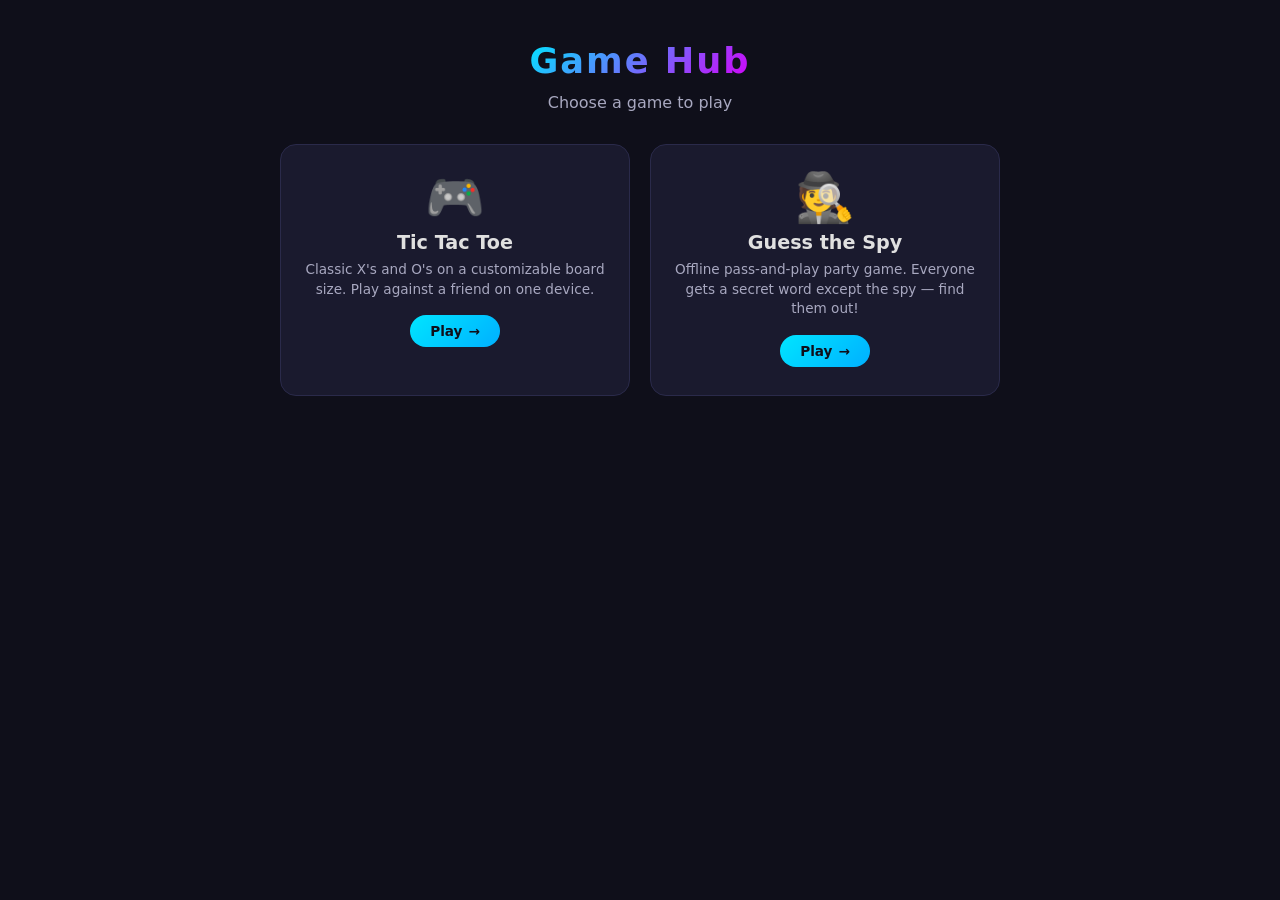
<file: index.html>
<!DOCTYPE html>
<html lang="en">
<head>
  <meta charset="UTF-8">
  <meta name="viewport" content="width=device-width, initial-scale=1.0, maximum-scale=1.0, viewport-fit=cover">
  <title>Game Hub</title>
  <link rel="stylesheet" href="style.css">
</head>
<body>
  <div class="container">
    <h1>Game Hub</h1>
    <p class="subtitle">Choose a game to play</p>

    <div class="game-grid">
      <a class="game-card" href="tic-tac-toe/index.html">
        <div class="game-card-icon">🎮</div>
        <div class="game-card-body">
          <h2 class="game-card-title">Tic Tac Toe</h2>
          <p class="game-card-desc">Classic X's and O's on a customizable board size. Play against a friend on one device.</p>
        </div>
        <div class="game-card-cta">Play <span class="arrow">→</span></div>
      </a>

      <a class="game-card" href="spy-game/index.html">
        <div class="game-card-icon">🕵️</div>
        <div class="game-card-body">
          <h2 class="game-card-title">Guess the Spy</h2>
          <p class="game-card-desc">Offline pass-and-play party game. Everyone gets a secret word except the spy — find them out!</p>
        </div>
        <div class="game-card-cta">Play <span class="arrow">→</span></div>
      </a>
    </div>
  </div>
</body>
</html>
</file>
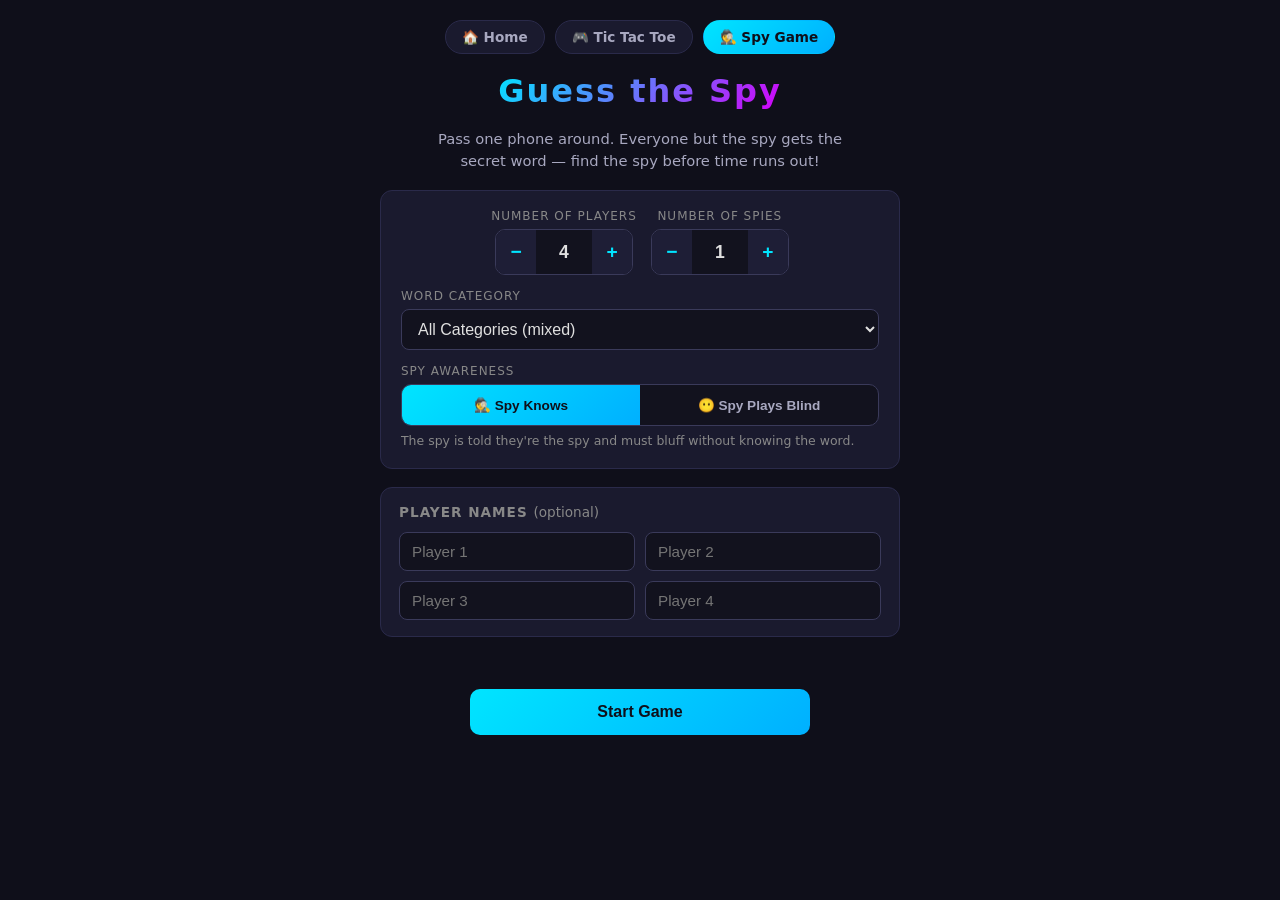
<file: spy-game/index.html>
<!DOCTYPE html>
<html lang="en">
<head>
  <meta charset="UTF-8">
  <meta name="viewport" content="width=device-width, initial-scale=1.0, maximum-scale=1.0, viewport-fit=cover">
  <title>Spy / Imposter Game</title>
  <link rel="stylesheet" href="style.css">
</head>
<body>
  <div class="container">
    <nav class="game-nav">
      <a href="../index.html">🏠 Home</a>
      <a href="../tic-tac-toe/index.html">🎮 Tic Tac Toe</a>
      <a href="index.html" class="active">🕵️ Spy Game</a>
    </nav>

    <h1>Guess the Spy</h1>

    <!-- ---------------- SETUP SCREEN ---------------- -->
    <section class="screen active" id="setupScreen">
      <p class="subtitle">Pass one phone around. Everyone but the spy gets the secret word — find the spy before time runs out!</p>

      <div class="settings-panel">
        <div class="setting">
          <label for="playerCount">Number of Players</label>
          <div class="stepper">
            <button type="button" class="stepper-btn" data-target="playerCount" data-step="-1" aria-label="Decrease players">−</button>
            <input type="number" id="playerCount" min="3" max="12" value="4" inputmode="numeric">
            <button type="button" class="stepper-btn" data-target="playerCount" data-step="1" aria-label="Increase players">+</button>
          </div>
        </div>

        <div class="setting">
          <label for="spyCount">Number of Spies</label>
          <div class="stepper">
            <button type="button" class="stepper-btn" data-target="spyCount" data-step="-1" aria-label="Decrease spies">−</button>
            <input type="number" id="spyCount" min="1" max="4" value="1" inputmode="numeric">
            <button type="button" class="stepper-btn" data-target="spyCount" data-step="1" aria-label="Increase spies">+</button>
          </div>
        </div>

        <div class="setting setting-wide">
          <label for="categorySelect">Word Category</label>
          <select id="categorySelect"></select>
        </div>

        <div class="setting setting-wide">
          <label>Spy Awareness</label>
          <div class="toggle-group" id="spyAwarenessToggle">
            <button type="button" class="toggle-btn active" data-value="knows">🕵️ Spy Knows</button>
            <button type="button" class="toggle-btn" data-value="blind">😶 Spy Plays Blind</button>
          </div>
          <p class="setting-note" id="spyAwarenessNote">The spy is told they're the spy and must bluff without knowing the word.</p>
        </div>
      </div>

      <div class="names-panel" id="namesPanel">
        <h2 class="panel-title">Player Names <span class="panel-hint">(optional)</span></h2>
        <div class="names-grid" id="namesGrid"></div>
      </div>

      <div class="setup-error" id="setupError"></div>

      <button id="startBtn" class="primary-btn">Start Game</button>
    </section>

    <!-- ---------------- REVEAL SCREEN ---------------- -->
    <section class="screen" id="revealScreen">
      <div class="progress-pill" id="revealProgress">Player 1 of 4</div>

      <h2 class="pass-heading">Pass the phone to</h2>
      <div class="pass-name" id="passPlayerName">Player 1</div>

      <div class="card-stage">
        <div class="flip-card" id="flipCard">
          <div class="flip-card-inner">
            <div class="flip-card-face flip-card-front">
              <div class="lock-icon">🔒</div>
              <p>Make sure no one else is looking</p>
              <button class="primary-btn reveal-btn" id="revealBtn">Tap to Reveal</button>
            </div>
            <div class="flip-card-face flip-card-back" id="flipCardBack">
              <!-- filled dynamically -->
            </div>
          </div>
        </div>
      </div>

      <button class="secondary-btn" id="hideContinueBtn" style="display:none;">Hide &amp; Pass to Next Player</button>
    </section>

    <!-- ---------------- DISCUSSION SCREEN ---------------- -->
    <section class="screen" id="discussionScreen">
      <div class="discussion-icon">🕵️‍♂️💬</div>
      <h2>Discussion Time!</h2>
      <p class="subtitle">Everyone has seen their role. Take turns describing the word (without saying it) and figure out who the spy is.</p>

      <div class="timer-panel">
        <div class="timer-display" id="timerDisplay">03:00</div>
        <div class="timer-controls">
          <button class="secondary-btn small-btn" id="timerMinus">−1 min</button>
          <button class="primary-btn small-btn" id="timerToggle">Start Timer</button>
          <button class="secondary-btn small-btn" id="timerPlus">+1 min</button>
        </div>
      </div>

      <button class="danger-btn" id="revealSpyBtn">Reveal the Spy</button>
    </section>

    <!-- ---------------- RESULT SCREEN ---------------- -->
    <section class="screen" id="resultScreen">
      <div class="result-icon" id="resultIcon">🕵️</div>
      <h2>The Spy Was...</h2>
      <div class="spy-reveal-name" id="spyRevealName">Player 2</div>

      <div class="word-reveal-card">
        <span class="word-reveal-label">Secret Word</span>
        <span class="word-reveal-value" id="wordRevealValue">Pizza</span>
      </div>

      <div class="word-reveal-card decoy-card" id="decoyWordCard" style="display:none;">
        <span class="word-reveal-label">The Spy Was Told</span>
        <span class="word-reveal-value" id="decoyWordValue">Pasta</span>
      </div>

      <div class="result-actions">
        <button class="primary-btn" id="playAgainSpyBtn">Play Again (Same Players)</button>
        <button class="secondary-btn" id="newSetupBtn">New Setup</button>
      </div>
    </section>
  </div>

  <script src="script.js"></script>
</body>
</html>
</file>
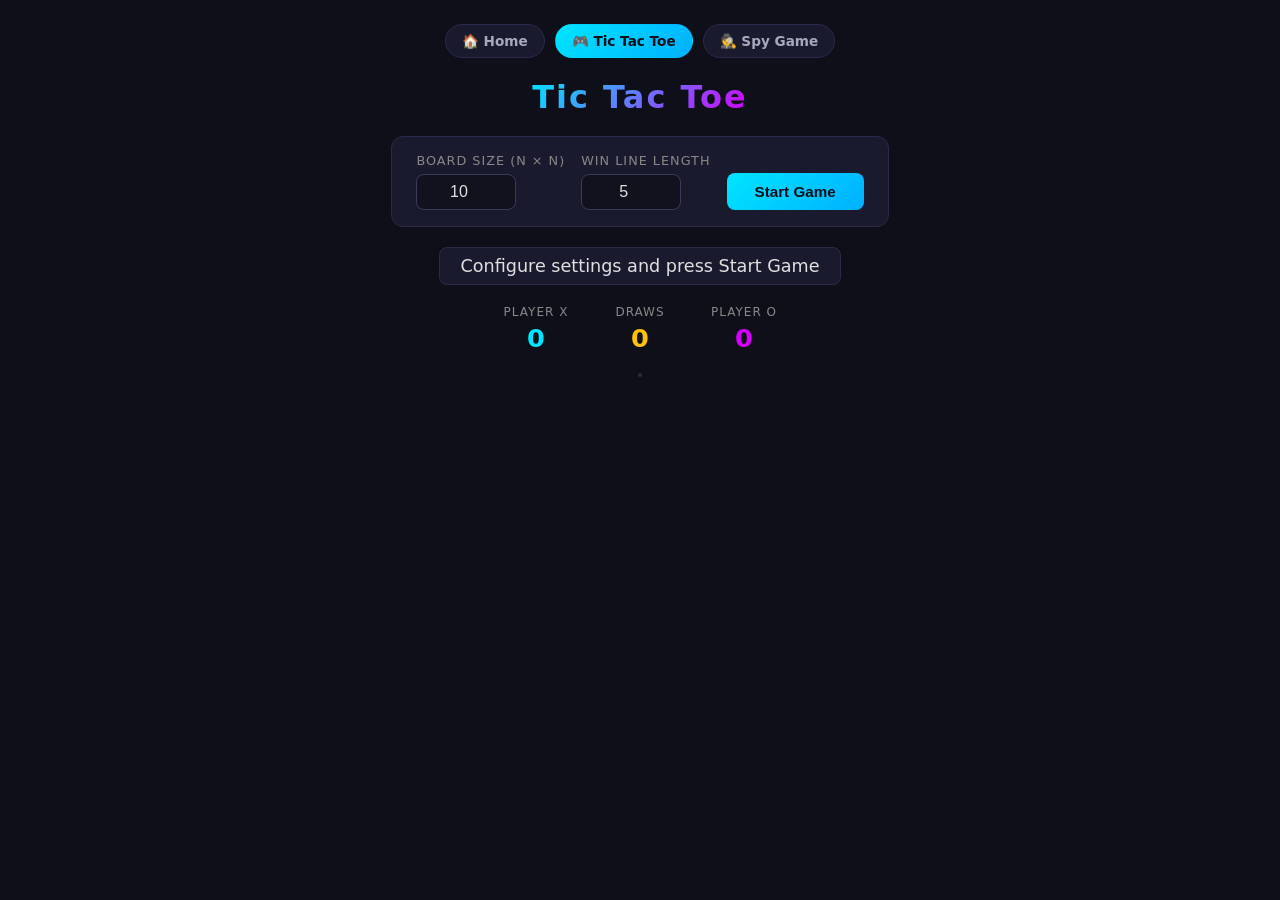
<file: tic-tac-toe/index.html>
<!DOCTYPE html>
<html lang="en">
<head>
  <meta charset="UTF-8">
  <meta name="viewport" content="width=device-width, initial-scale=1.0">
  <title>Tic Tac Toe</title>
  <link rel="stylesheet" href="style.css">
</head>
<body>
  <div class="container">
    <nav class="game-nav">
      <a href="../index.html">🏠 Home</a>
      <a href="index.html" class="active">🎮 Tic Tac Toe</a>
      <a href="../spy-game/index.html">🕵️ Spy Game</a>
    </nav>

    <h1>Tic Tac Toe</h1>

    <div class="settings-panel">
      <div class="setting">
        <label for="boardSize">Board Size (N &times; N)</label>
        <input type="number" id="boardSize" min="3" max="20" value="10">
      </div>
      <div class="setting">
        <label for="winLength">Win Line Length</label>
        <input type="number" id="winLength" min="3" max="20" value="5">
      </div>
      <button id="startBtn">Start Game</button>
    </div>

    <div class="status" id="status">Configure settings and press Start Game</div>
    <button id="playAgainBtn">Play Again</button>

    <div class="scoreboard">
      <div class="score x-score">
        <span class="score-label">Player X</span>
        <span class="score-value" id="scoreX">0</span>
      </div>
      <div class="score draw-score">
        <span class="score-label">Draws</span>
        <span class="score-value" id="scoreDraw">0</span>
      </div>
      <div class="score o-score">
        <span class="score-label">Player O</span>
        <span class="score-value" id="scoreO">0</span>
      </div>
    </div>

    <div class="board-wrapper">
      <div class="board" id="board"></div>
    </div>
  </div>

  <script src="script.js"></script>
</body>
</html>
</file>
<file: style.css>
*,
*::before,
*::after {
  margin: 0;
  padding: 0;
  box-sizing: border-box;
}

body {
  font-family: 'Segoe UI', system-ui, -apple-system, sans-serif;
  background: #0f0f1a;
  color: #e0e0e0;
  min-height: 100vh;
  min-height: 100dvh;
  display: flex;
  justify-content: center;
  padding: 40px 16px calc(40px + env(safe-area-inset-bottom));
}

.container {
  width: 100%;
  max-width: 720px;
  display: flex;
  flex-direction: column;
  align-items: center;
  gap: 12px;
}

h1 {
  font-size: 2.2rem;
  font-weight: 700;
  letter-spacing: 2px;
  background: linear-gradient(135deg, #00e5ff, #d500f9);
  -webkit-background-clip: text;
  -webkit-text-fill-color: transparent;
  background-clip: text;
  text-align: center;
}

.subtitle {
  color: #a8a8c0;
  font-size: 1rem;
  text-align: center;
  margin-bottom: 20px;
}

/* ---------- Game Grid ---------- */

.game-grid {
  width: 100%;
  display: grid;
  grid-template-columns: repeat(2, 1fr);
  gap: 20px;
}

.game-card {
  display: flex;
  flex-direction: column;
  align-items: center;
  text-align: center;
  gap: 10px;
  text-decoration: none;
  color: #e0e0e0;
  background: #1a1a2e;
  border: 1px solid #2a2a4a;
  border-radius: 16px;
  padding: 28px 20px;
  transition: transform 0.2s, border-color 0.2s, box-shadow 0.2s;
}

.game-card:hover {
  transform: translateY(-4px);
  border-color: #00e5ff;
  box-shadow: 0 8px 24px rgba(0, 229, 255, 0.18);
}

.game-card:active {
  transform: translateY(-1px);
}

.game-card-icon {
  font-size: 3rem;
  line-height: 1;
}

.game-card-body {
  display: flex;
  flex-direction: column;
  gap: 6px;
}

.game-card-title {
  font-size: 1.2rem;
  font-weight: 700;
}

.game-card-desc {
  font-size: 0.85rem;
  color: #a8a8c0;
  line-height: 1.45;
}

.game-card-cta {
  margin-top: 6px;
  padding: 8px 20px;
  border-radius: 20px;
  background: linear-gradient(135deg, #00e5ff, #00b0ff);
  color: #0f0f1a;
  font-size: 0.85rem;
  font-weight: 700;
  display: inline-flex;
  align-items: center;
  gap: 6px;
  transition: transform 0.15s;
}

.game-card:hover .game-card-cta {
  transform: translateX(2px);
}

.arrow {
  transition: transform 0.15s;
}

/* ---------- Responsive ---------- */

@media (max-width: 560px) {
  h1 {
    font-size: 1.7rem;
  }

  .game-grid {
    grid-template-columns: 1fr;
  }

  .game-card {
    padding: 20px 18px;
  }

  .game-card-icon {
    font-size: 2.4rem;
  }
}
</file>
<file: spy-game/style.css>
*,
*::before,
*::after {
  margin: 0;
  padding: 0;
  box-sizing: border-box;
}

body {
  font-family: 'Segoe UI', system-ui, -apple-system, sans-serif;
  background: #0f0f1a;
  color: #e0e0e0;
  min-height: 100vh;
  min-height: 100dvh;
  display: flex;
  justify-content: center;
  padding: 20px 16px calc(20px + env(safe-area-inset-bottom));
}

.container {
  width: 100%;
  max-width: 520px;
  display: flex;
  flex-direction: column;
  align-items: center;
  gap: 18px;
}

h1 {
  font-size: 2rem;
  font-weight: 700;
  letter-spacing: 2px;
  background: linear-gradient(135deg, #00e5ff, #d500f9);
  -webkit-background-clip: text;
  -webkit-text-fill-color: transparent;
  background-clip: text;
  text-align: center;
}

h2 {
  font-size: 1.3rem;
  font-weight: 700;
  text-align: center;
}

.subtitle {
  text-align: center;
  color: #a8a8c0;
  font-size: 0.92rem;
  line-height: 1.5;
  max-width: 440px;
}

/* ---------- Nav ---------- */

.game-nav {
  display: flex;
  gap: 10px;
  width: 100%;
  justify-content: center;
}

.game-nav a {
  text-decoration: none;
  color: #a8a8c0;
  background: #1a1a2e;
  border: 1px solid #2a2a4a;
  padding: 8px 16px;
  border-radius: 20px;
  font-size: 0.85rem;
  font-weight: 600;
  transition: border-color 0.2s, color 0.2s;
}

.game-nav a.active {
  color: #0f0f1a;
  background: linear-gradient(135deg, #00e5ff, #00b0ff);
  border-color: transparent;
}

/* ---------- Screens ---------- */

.screen {
  width: 100%;
  display: none;
  flex-direction: column;
  align-items: center;
  gap: 18px;
}

.screen.active {
  display: flex;
}

/* ---------- Settings Panel ---------- */

.settings-panel {
  display: flex;
  align-items: flex-end;
  gap: 14px;
  flex-wrap: wrap;
  justify-content: center;
  background: #1a1a2e;
  padding: 18px 20px;
  border-radius: 12px;
  border: 1px solid #2a2a4a;
  width: 100%;
}

.setting {
  display: flex;
  flex-direction: column;
  gap: 6px;
  align-items: center;
}

.setting-wide {
  flex: 1 1 100%;
  align-items: stretch;
}

.setting label {
  font-size: 0.75rem;
  text-transform: uppercase;
  letter-spacing: 1px;
  color: #888;
}

.stepper {
  display: flex;
  align-items: center;
  gap: 0;
  border: 1px solid #3a3a5a;
  border-radius: 10px;
  overflow: hidden;
  background: #12121e;
}

.stepper input {
  width: 56px;
  padding: 10px 4px;
  border: none;
  background: transparent;
  color: #e0e0e0;
  font-size: 1.1rem;
  font-weight: 700;
  text-align: center;
  outline: none;
  -moz-appearance: textfield;
}

.stepper input::-webkit-outer-spin-button,
.stepper input::-webkit-inner-spin-button {
  -webkit-appearance: none;
  margin: 0;
}

.stepper-btn {
  border: none;
  background: #1e1e36;
  color: #00e5ff;
  font-size: 1.2rem;
  font-weight: 700;
  width: 40px;
  height: 44px;
  cursor: pointer;
  touch-action: manipulation;
  transition: background 0.15s;
  flex-shrink: 0;
}

.stepper-btn:hover {
  background: #2a2a4a;
}

.stepper-btn:active {
  background: #3a3a5a;
}

#categorySelect {
  width: 100%;
  padding: 10px 12px;
  border: 1px solid #3a3a5a;
  border-radius: 8px;
  background: #12121e;
  color: #e0e0e0;
  font-size: 1rem;
  outline: none;
}

#categorySelect:focus {
  border-color: #00e5ff;
}

/* ---------- Toggle Group ---------- */

.toggle-group {
  display: flex;
  width: 100%;
  border: 1px solid #3a3a5a;
  border-radius: 10px;
  overflow: hidden;
  background: #12121e;
}

.toggle-btn {
  flex: 1;
  padding: 12px 10px;
  border: none;
  background: transparent;
  color: #a8a8c0;
  font-size: 0.85rem;
  font-weight: 600;
  cursor: pointer;
  transition: background 0.2s, color 0.2s;
  touch-action: manipulation;
}

.toggle-btn:not(.active):hover {
  background: #1e1e36;
}

.toggle-btn.active {
  background: linear-gradient(135deg, #00e5ff, #00b0ff);
  color: #0f0f1a;
}

.setting-note {
  font-size: 0.78rem;
  color: #888;
  line-height: 1.4;
  text-align: left;
}

/* ---------- Names Panel ---------- */

.names-panel {
  width: 100%;
  background: #1a1a2e;
  padding: 16px 18px;
  border-radius: 12px;
  border: 1px solid #2a2a4a;
}

.panel-title {
  font-size: 0.85rem;
  text-transform: uppercase;
  letter-spacing: 1px;
  color: #888;
  margin-bottom: 12px;
  text-align: left;
}

.panel-hint {
  text-transform: none;
  letter-spacing: 0;
  font-weight: 400;
}

.names-grid {
  display: grid;
  grid-template-columns: 1fr 1fr;
  gap: 10px;
}

.names-grid input {
  padding: 10px 12px;
  border: 1px solid #3a3a5a;
  border-radius: 8px;
  background: #12121e;
  color: #e0e0e0;
  font-size: 0.95rem;
  outline: none;
  width: 100%;
  transition: border-color 0.2s;
}

.names-grid input:focus {
  border-color: #00e5ff;
}

.setup-error {
  min-height: 1.2em;
  color: #ff5370;
  font-size: 0.85rem;
  text-align: center;
}

/* ---------- Buttons ---------- */

.primary-btn {
  padding: 14px 28px;
  border: none;
  border-radius: 10px;
  background: linear-gradient(135deg, #00e5ff, #00b0ff);
  color: #0f0f1a;
  font-size: 1rem;
  font-weight: 700;
  cursor: pointer;
  transition: transform 0.15s, box-shadow 0.15s;
  width: 100%;
  max-width: 340px;
  touch-action: manipulation;
}

.primary-btn:hover {
  transform: translateY(-1px);
  box-shadow: 0 4px 18px rgba(0, 229, 255, 0.35);
}

.primary-btn:active {
  transform: translateY(0);
}

.secondary-btn {
  padding: 14px 28px;
  border: 1px solid #3a3a5a;
  border-radius: 10px;
  background: #1a1a2e;
  color: #e0e0e0;
  font-size: 1rem;
  font-weight: 600;
  cursor: pointer;
  transition: transform 0.15s, border-color 0.15s;
  width: 100%;
  max-width: 340px;
  touch-action: manipulation;
}

.secondary-btn:hover {
  border-color: #00e5ff;
  transform: translateY(-1px);
}

.secondary-btn:active {
  transform: translateY(0);
}

.danger-btn {
  padding: 14px 28px;
  border: none;
  border-radius: 10px;
  background: linear-gradient(135deg, #ff5370, #d5006f);
  color: #fff;
  font-size: 1rem;
  font-weight: 700;
  cursor: pointer;
  transition: transform 0.15s, box-shadow 0.15s;
  width: 100%;
  max-width: 340px;
  touch-action: manipulation;
}

.danger-btn:hover {
  transform: translateY(-1px);
  box-shadow: 0 4px 18px rgba(255, 83, 112, 0.35);
}

.danger-btn:active {
  transform: translateY(0);
}

.small-btn {
  padding: 10px 14px;
  font-size: 0.85rem;
  width: auto;
  flex: 1;
}

/* ---------- Reveal Screen ---------- */

.progress-pill {
  background: #1a1a2e;
  border: 1px solid #2a2a4a;
  padding: 6px 16px;
  border-radius: 20px;
  font-size: 0.8rem;
  color: #888;
  font-weight: 600;
  letter-spacing: 0.5px;
}

.pass-heading {
  color: #a8a8c0;
  font-size: 1rem;
  font-weight: 500;
  text-align: center;
}

.pass-name {
  font-size: 1.8rem;
  font-weight: 800;
  text-align: center;
  background: linear-gradient(135deg, #00e5ff, #d500f9);
  -webkit-background-clip: text;
  -webkit-text-fill-color: transparent;
  background-clip: text;
  margin-top: -10px;
}

.card-stage {
  width: 100%;
  max-width: 340px;
  perspective: 1200px;
}

.flip-card {
  width: 100%;
  aspect-ratio: 3 / 4;
  min-height: 260px;
}

.flip-card-inner {
  position: relative;
  width: 100%;
  height: 100%;
  transition: transform 0.6s cubic-bezier(0.4, 0.2, 0.2, 1);
  -webkit-transform-style: preserve-3d;
  transform-style: preserve-3d;
}

.flip-card.revealed .flip-card-inner {
  -webkit-transform: rotateY(180deg);
  transform: rotateY(180deg);
}

.flip-card-face {
  position: absolute;
  inset: 0;
  width: 100%;
  height: 100%;
  -webkit-backface-visibility: hidden;
  backface-visibility: hidden;
  border-radius: 16px;
  display: flex;
  flex-direction: column;
  align-items: center;
  justify-content: center;
  gap: 14px;
  padding: 24px;
  text-align: center;
}

.flip-card-front {
  background: #1a1a2e;
  border: 1px solid #2a2a4a;
}

.lock-icon {
  font-size: 3rem;
}

.flip-card-front p {
  color: #888;
  font-size: 0.9rem;
}

.flip-card-back {
  -webkit-transform: rotateY(180deg);
  transform: rotateY(180deg);
  background: linear-gradient(160deg, #1a1a2e, #22223e);
  border: 1px solid #3a3a5a;
}

.flip-card-back.is-spy {
  background: linear-gradient(160deg, #2a1420, #3a0f24);
  border-color: #d5006f;
}

.role-icon {
  font-size: 3.2rem;
}

.role-title {
  font-size: 1rem;
  color: #888;
  text-transform: uppercase;
  letter-spacing: 1px;
}

.role-word {
  font-size: 1.9rem;
  font-weight: 800;
  color: #00e5ff;
  word-break: break-word;
}

.role-category {
  font-size: 0.8rem;
  color: #666;
}

.role-spy-text {
  font-size: 1.5rem;
  font-weight: 800;
  color: #ff5370;
}

.role-hint {
  font-size: 0.85rem;
  color: #a8a8c0;
  line-height: 1.4;
}

.reveal-btn {
  margin-top: 6px;
}

/* ---------- Discussion Screen ---------- */

.discussion-icon {
  font-size: 3rem;
}

.timer-panel {
  width: 100%;
  background: #1a1a2e;
  border: 1px solid #2a2a4a;
  border-radius: 12px;
  padding: 20px;
  display: flex;
  flex-direction: column;
  align-items: center;
  gap: 14px;
}

.timer-display {
  font-size: 2.8rem;
  font-weight: 800;
  letter-spacing: 2px;
  color: #00e5ff;
  font-family: 'Courier New', monospace;
}

.timer-display.time-up {
  color: #ff5370;
  animation: timeUpPulse 0.6s ease-in-out infinite alternate;
}

@keyframes timeUpPulse {
  from { opacity: 1; }
  to { opacity: 0.4; }
}

.timer-controls {
  display: flex;
  gap: 10px;
  width: 100%;
}

/* ---------- Result Screen ---------- */

.result-icon {
  font-size: 3.5rem;
}

.spy-reveal-name {
  font-size: 2rem;
  font-weight: 800;
  text-align: center;
  background: linear-gradient(135deg, #ff5370, #d5006f);
  -webkit-background-clip: text;
  -webkit-text-fill-color: transparent;
  background-clip: text;
  line-height: 1.3;
}

.word-reveal-card {
  display: flex;
  flex-direction: column;
  align-items: center;
  gap: 6px;
  background: #1a1a2e;
  border: 1px solid #2a2a4a;
  border-radius: 12px;
  padding: 16px 32px;
}

.word-reveal-card.decoy-card {
  border-color: #8a4fff;
  background: linear-gradient(160deg, #1a1a2e, #201a30);
}

.word-reveal-card.decoy-card .word-reveal-value {
  color: #b388ff;
}

.word-reveal-label {
  font-size: 0.75rem;
  text-transform: uppercase;
  letter-spacing: 1px;
  color: #888;
}

.word-reveal-value {
  font-size: 1.6rem;
  font-weight: 700;
  color: #00e5ff;
}

.result-actions {
  display: flex;
  flex-direction: column;
  gap: 10px;
  width: 100%;
  align-items: center;
}

/* ---------- Responsive ---------- */

@media (max-width: 480px) {
  h1 {
    font-size: 1.6rem;
  }

  .settings-panel {
    padding: 14px 16px;
    gap: 12px;
  }

  .names-grid {
    grid-template-columns: 1fr;
  }

  .pass-name {
    font-size: 1.5rem;
  }

  .role-word {
    font-size: 1.5rem;
  }

  .timer-display {
    font-size: 2.2rem;
  }

  .spy-reveal-name {
    font-size: 1.6rem;
  }

  .card-stage {
    max-width: 100%;
  }
}

@media (max-width: 360px) {
  .game-nav a {
    padding: 6px 10px;
    font-size: 0.75rem;
  }

  .stepper input {
    width: 44px;
  }
}
</file>
<file: tic-tac-toe/style.css>
*,
*::before,
*::after {
  margin: 0;
  padding: 0;
  box-sizing: border-box;
}

body {
  font-family: 'Segoe UI', system-ui, -apple-system, sans-serif;
  background: #0f0f1a;
  color: #e0e0e0;
  min-height: 100vh;
  display: flex;
  justify-content: center;
  padding: 24px 16px;
}

.container {
  width: 100%;
  max-width: 800px;
  display: flex;
  flex-direction: column;
  align-items: center;
  gap: 20px;
}

h1 {
  font-size: 2rem;
  font-weight: 700;
  letter-spacing: 2px;
  background: linear-gradient(135deg, #00e5ff, #d500f9);
  -webkit-background-clip: text;
  -webkit-text-fill-color: transparent;
  background-clip: text;
}

/* ---------- Nav ---------- */

.game-nav {
  display: flex;
  gap: 10px;
  width: 100%;
  justify-content: center;
}

.game-nav a {
  text-decoration: none;
  color: #a8a8c0;
  background: #1a1a2e;
  border: 1px solid #2a2a4a;
  padding: 8px 16px;
  border-radius: 20px;
  font-size: 0.85rem;
  font-weight: 600;
  transition: border-color 0.2s, color 0.2s;
}

.game-nav a.active {
  color: #0f0f1a;
  background: linear-gradient(135deg, #00e5ff, #00b0ff);
  border-color: transparent;
}

/* ---------- Settings Panel ---------- */

.settings-panel {
  display: flex;
  align-items: flex-end;
  gap: 16px;
  flex-wrap: wrap;
  justify-content: center;
  background: #1a1a2e;
  padding: 16px 24px;
  border-radius: 12px;
  border: 1px solid #2a2a4a;
}

.setting {
  display: flex;
  flex-direction: column;
  gap: 6px;
}

.setting label {
  font-size: 0.8rem;
  text-transform: uppercase;
  letter-spacing: 1px;
  color: #888;
}

.setting input {
  width: 100px;
  padding: 8px 12px;
  border: 1px solid #3a3a5a;
  border-radius: 8px;
  background: #12121e;
  color: #e0e0e0;
  font-size: 1rem;
  text-align: center;
  outline: none;
  transition: border-color 0.2s;
}

.setting input:focus {
  border-color: #00e5ff;
}

#startBtn {
  padding: 10px 28px;
  border: none;
  border-radius: 8px;
  background: linear-gradient(135deg, #00e5ff, #00b0ff);
  color: #0f0f1a;
  font-size: 0.95rem;
  font-weight: 600;
  cursor: pointer;
  transition: transform 0.15s, box-shadow 0.15s;
}

#startBtn:hover {
  transform: translateY(-1px);
  box-shadow: 0 4px 18px rgba(0, 229, 255, 0.35);
}

#startBtn:active {
  transform: translateY(0);
}

/* ---------- Status ---------- */

.status {
  font-size: 1.1rem;
  font-weight: 500;
  min-height: 1.6em;
  text-align: center;
  padding: 8px 20px;
  border-radius: 8px;
  background: #1a1a2e;
  border: 1px solid #2a2a4a;
}

.status.winner {
  background: linear-gradient(135deg, rgba(0, 229, 255, 0.15), rgba(213, 0, 249, 0.15));
  border-color: #d500f9;
}

.status.draw {
  background: rgba(255, 193, 7, 0.12);
  border-color: #ffc107;
}

/* ---------- Scoreboard ---------- */

.scoreboard {
  display: flex;
  gap: 24px;
}

.score {
  display: flex;
  flex-direction: column;
  align-items: center;
  gap: 4px;
  min-width: 80px;
}

.score-label {
  font-size: 0.75rem;
  text-transform: uppercase;
  letter-spacing: 1px;
  color: #888;
}

.score-value {
  font-size: 1.6rem;
  font-weight: 700;
}

.x-score .score-value {
  color: #00e5ff;
}

.o-score .score-value {
  color: #d500f9;
}

.draw-score .score-value {
  color: #ffc107;
}

/* ---------- Board ---------- */

.board-wrapper {
  width: 100%;
  display: flex;
  justify-content: center;
  position: relative;
}

.board {
  display: grid;
  gap: 2px;
  background: #2a2a4a;
  border-radius: 8px;
  overflow: hidden;
  padding: 2px;
}

.cell {
  aspect-ratio: 1;
  display: flex;
  align-items: center;
  justify-content: center;
  background: #12121e;
  cursor: pointer;
  font-weight: 700;
  transition: background 0.15s, transform 0.1s;
  user-select: none;
  border-radius: 2px;
  line-height: 1;
}

.cell:hover:not(.taken) {
  background: #1e1e36;
}

.cell:active:not(.taken) {
  transform: scale(0.94);
}

.cell.taken {
  cursor: default;
}

.cell.x {
  color: #00e5ff;
}

.cell.o {
  color: #d500f9;
}

.cell.win-cell {
  animation: winPulse 0.6s ease-in-out infinite alternate;
}

@keyframes winPulse {
  from {
    background: #1e1e36;
    box-shadow: inset 0 0 8px rgba(213, 0, 249, 0.3);
  }
  to {
    background: #2a1e3a;
    box-shadow: inset 0 0 20px rgba(213, 0, 249, 0.6);
  }
}

.cell.pop {
  animation: popIn 0.2s ease-out;
}

@keyframes popIn {
  0% {
    transform: scale(0);
    opacity: 0;
  }
  70% {
    transform: scale(1.15);
  }
  100% {
    transform: scale(1);
    opacity: 1;
  }
}

/* ---------- Strike Line ---------- */

.strike-line {
  position: absolute;
  height: 4px;
  background: linear-gradient(90deg, #00e5ff, #d500f9);
  border-radius: 2px;
  transform-origin: 0 50%;
  transition: transform 0.35s ease-out;
  pointer-events: none;
  z-index: 10;
  box-shadow: 0 0 12px rgba(213, 0, 249, 0.6);
}

/* ---------- Play Again Button ---------- */

#playAgainBtn {
  display: none;
  padding: 10px 28px;
  border: none;
  border-radius: 8px;
  background: linear-gradient(135deg, #d500f9, #aa00ff);
  color: #fff;
  font-size: 0.95rem;
  font-weight: 600;
  cursor: pointer;
  transition: transform 0.15s, box-shadow 0.15s;
}

#playAgainBtn:hover {
  transform: translateY(-1px);
  box-shadow: 0 4px 18px rgba(213, 0, 249, 0.35);
}

#playAgainBtn:active {
  transform: translateY(0);
}

/* ---------- Responsive ---------- */

@media (max-width: 500px) {
  h1 {
    font-size: 1.5rem;
  }

  .settings-panel {
    padding: 12px 16px;
    gap: 12px;
  }

  .setting input {
    width: 80px;
  }

  .scoreboard {
    gap: 16px;
  }
}
</file>
